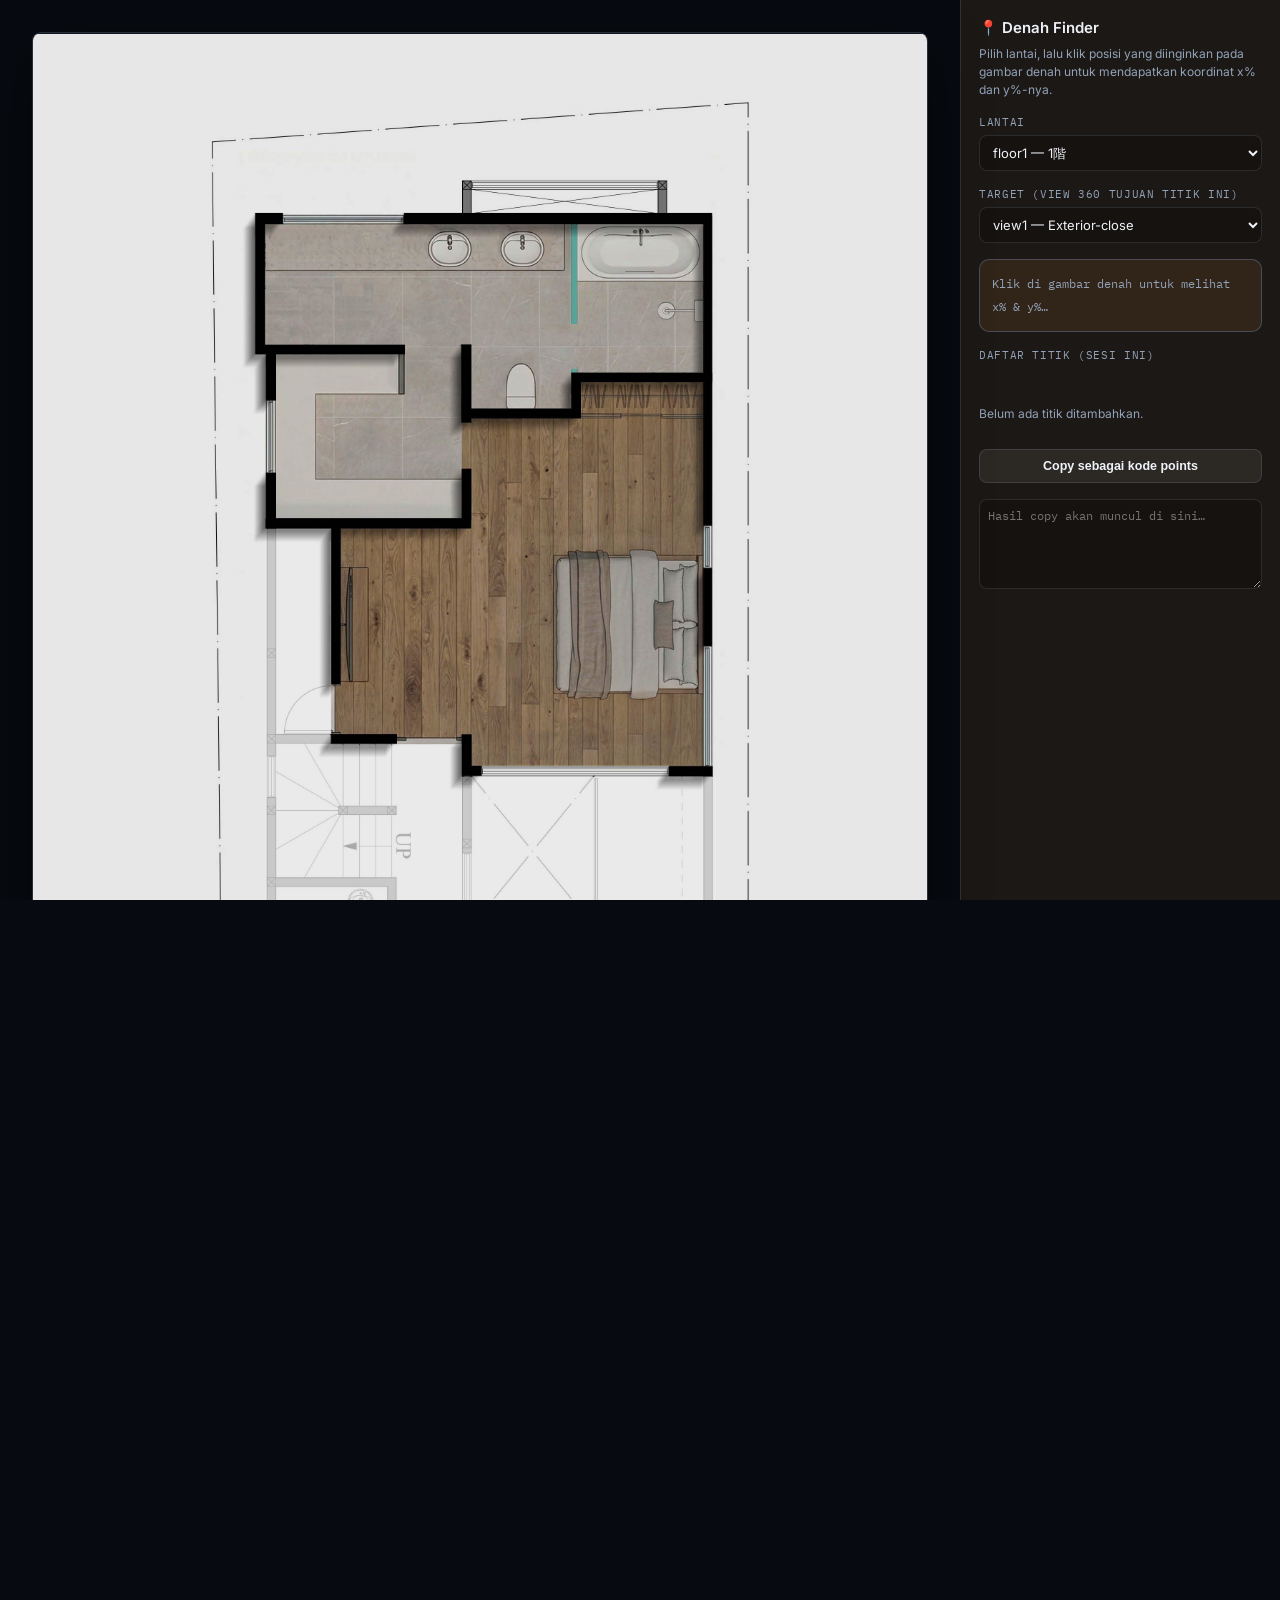
<file: denah-finder.html>
<!DOCTYPE html>
<html lang="ja">
<head>
<meta charset="UTF-8" />
<meta name="viewport" content="width=device-width, initial-scale=1" />
<title>Denah Finder — cari koordinat titik pada denah (%)</title>

<link rel="icon" href="favicon/favicon.ico" sizes="any">
<link rel="icon" href="favicon/favicon-32x32.png" type="image/png" sizes="32x32">
<link rel="icon" href="favicon/favicon-16x16.png" type="image/png" sizes="16x16">
<link rel="apple-touch-icon" href="favicon/apple-touch-icon.png">

<link rel="preconnect" href="https://fonts.googleapis.com">
<link rel="preconnect" href="https://fonts.gstatic.com" crossorigin>
<link href="https://fonts.googleapis.com/css2?family=IBM+Plex+Mono:wght@400;500&family=Inter:wght@400;500;600&display=swap" rel="stylesheet">

<link rel="stylesheet" href="css/style.css" />
<link rel="stylesheet" href="css/denah-finder.css" />
</head>
<body>

<div id="finder-app">

  <div id="denah-area">
    <div class="floorplan-viewport" id="denah-viewport">
      <div class="floorplan-canvas" id="denah-canvas">
        <img id="denah-img" src="" alt="Gambar denah" draggable="false" />
        <!-- titik yang sudah/sedang diambil diinjeksikan oleh js/denah-finder.js -->
      </div>
    </div>
  </div>

  <div id="sidebar">
    <p class="finder-title">📍 Denah Finder</p>
    <p class="finder-hint">
      Pilih lantai, lalu klik posisi yang diinginkan pada gambar denah
      untuk mendapatkan koordinat x% dan y%-nya.
    </p>

    <div class="finder-field">
      <label for="floor-select">Lantai</label>
      <select id="floor-select" class="finder-select"></select>
    </div>

    <div class="finder-field">
      <label for="target-select">Target (view 360 tujuan titik ini)</label>
      <select id="target-select" class="finder-select"></select>
    </div>

    <div id="coord-display">
      <span class="placeholder">Klik di gambar denah untuk melihat x% &amp; y%…</span>
    </div>

    <div class="point-list-header">
      <p>Daftar titik (sesi ini)</p>
    </div>
    <div id="point-list"></div>
    <p class="point-empty" id="point-empty">Belum ada titik ditambahkan.</p>

    <button type="button" id="copy-all-btn">Copy sebagai kode points</button>
    <textarea id="snippet-output" readonly placeholder="Hasil copy akan muncul di sini…"></textarea>
  </div>

</div>

<script type="module" src="js/denah-finder.js"></script>
</body>
</html>
</file>
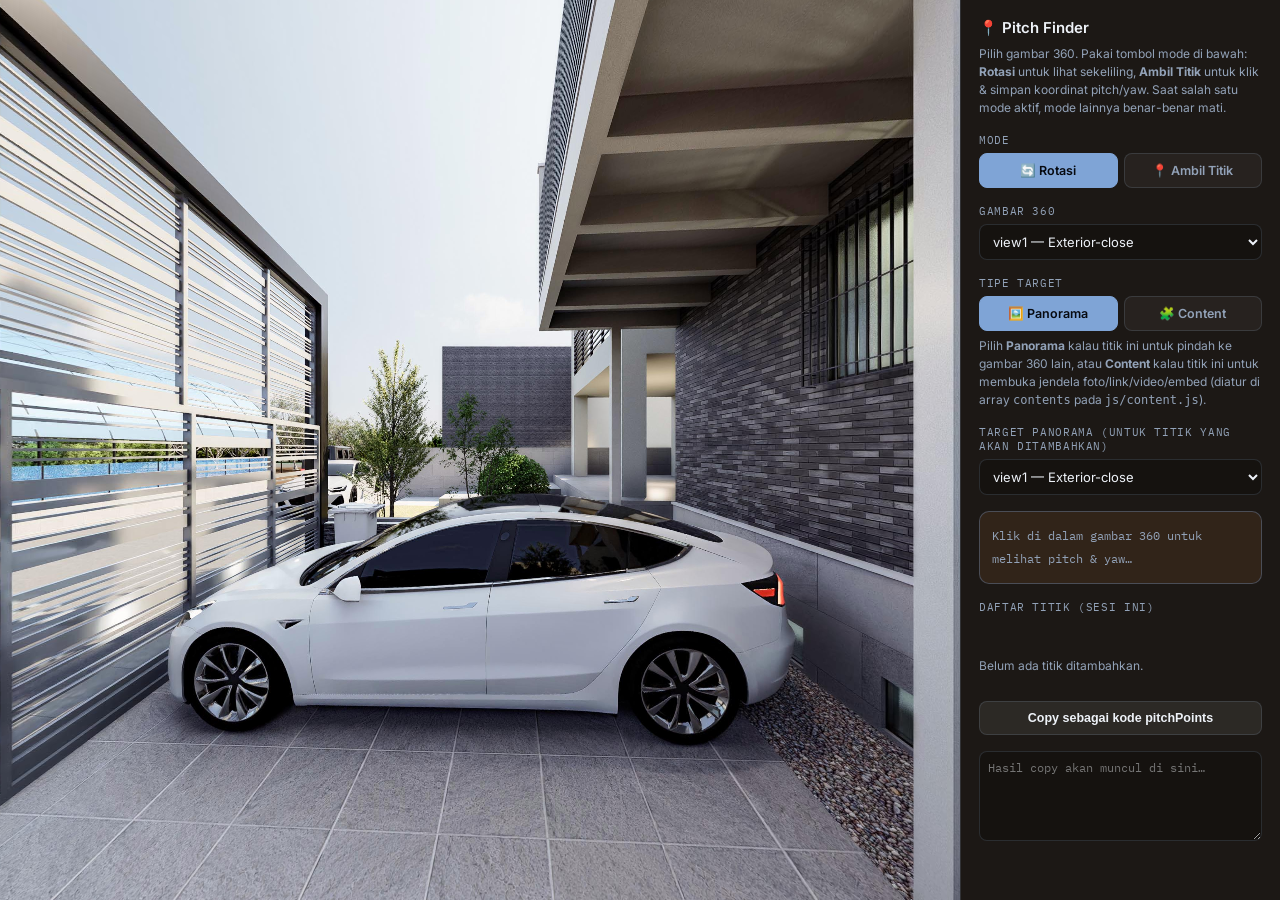
<file: pitch-finder.html>
<!DOCTYPE html>
<html lang="ja">
<head>
<meta charset="UTF-8" />
<meta name="viewport" content="width=device-width, initial-scale=1" />
<title>Pitch Finder — cari koordinat pitch/yaw</title>

<link rel="icon" href="favicon/favicon.ico" sizes="any">
<link rel="icon" href="favicon/favicon-32x32.png" type="image/png" sizes="32x32">
<link rel="icon" href="favicon/favicon-16x16.png" type="image/png" sizes="16x16">
<link rel="apple-touch-icon" href="favicon/apple-touch-icon.png">

<link rel="preconnect" href="https://fonts.googleapis.com">
<link rel="preconnect" href="https://fonts.gstatic.com" crossorigin>
<link href="https://fonts.googleapis.com/css2?family=IBM+Plex+Mono:wght@400;500&family=Inter:wght@400;500;600&display=swap" rel="stylesheet">

<link rel="stylesheet" href="lib/pannellum.css" />
<link rel="stylesheet" href="css/style.css" />
<link rel="stylesheet" href="css/pitch-finder.css" />
</head>
<body>

<div id="finder-app">

  <div id="panorama"></div>

  <div id="sidebar">
    <p class="finder-title">📍 Pitch Finder</p>
    <p class="finder-hint">
      Pilih gambar 360. Pakai tombol mode di bawah: <b>Rotasi</b> untuk
      lihat sekeliling, <b>Ambil Titik</b> untuk klik & simpan koordinat
      pitch/yaw. Saat salah satu mode aktif, mode lainnya benar-benar mati.
    </p>

    <div class="finder-field">
      <label>Mode</label>
      <div class="mode-toggle" role="group" aria-label="Mode interaksi panorama">
        <button type="button" id="mode-rotate-btn" class="mode-btn" aria-pressed="false">🔄 Rotasi</button>
        <button type="button" id="mode-point-btn" class="mode-btn" aria-pressed="false">📍 Ambil Titik</button>
      </div>
    </div>

    <div class="finder-field">
      <label for="view-select">Gambar 360</label>
      <select id="view-select" class="finder-select"></select>
    </div>

    <div class="finder-field">
      <label>Tipe Target</label>
      <div class="mode-toggle" role="group" aria-label="Tipe target titik">
        <button type="button" id="target-type-scene-btn" class="mode-btn" aria-pressed="false">🖼️ Panorama</button>
        <button type="button" id="target-type-content-btn" class="mode-btn" aria-pressed="false">🧩 Content</button>
      </div>
      <p class="finder-hint" style="margin-top:6px;">
        Pilih <b>Panorama</b> kalau titik ini untuk pindah ke gambar 360
        lain, atau <b>Content</b> kalau titik ini untuk membuka jendela
        foto/link/video/embed (diatur di array <code>contents</code>
        pada <code>js/content.js</code>).
      </p>
    </div>

    <div class="finder-field" id="target-scene-field">
      <label for="target-select">Target Panorama (untuk titik yang akan ditambahkan)</label>
      <select id="target-select" class="finder-select"></select>
    </div>

    <div class="finder-field" id="target-content-field" hidden>
      <label for="target-content-select">Target Content (untuk titik yang akan ditambahkan)</label>
      <select id="target-content-select" class="finder-select"></select>
      <p class="finder-hint" id="target-content-empty" hidden style="margin-top:6px;">
        Belum ada content di <code>js/content.js</code> (array
        <code>contents</code>). Tambahkan dulu di sana sebelum bisa
        dipilih sebagai target di sini.
      </p>
    </div>

    <div id="coord-display">
      <span class="placeholder">Klik di dalam gambar 360 untuk melihat pitch &amp; yaw…</span>
    </div>

    <div class="point-list-header">
      <p>Daftar titik (sesi ini)</p>
    </div>
    <div id="point-list"></div>
    <p class="point-empty" id="point-empty">Belum ada titik ditambahkan.</p>

    <button type="button" id="copy-all-btn">Copy sebagai kode pitchPoints</button>
    <textarea id="snippet-output" readonly placeholder="Hasil copy akan muncul di sini…"></textarea>
  </div>

</div>

<script src="lib/pannellum.js"></script>
<script type="module" src="js/pitch-finder.js"></script>
</body>
</html>
</file>
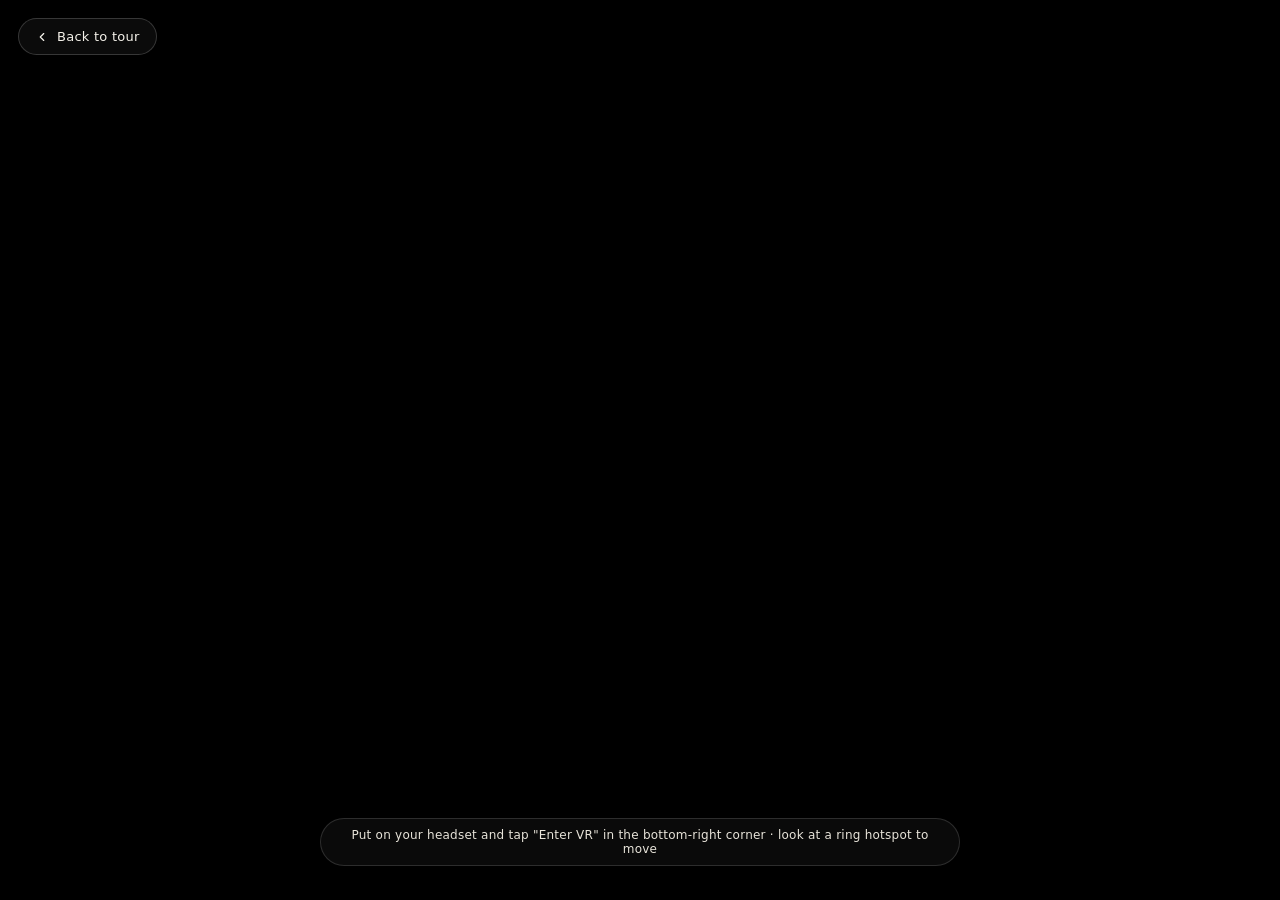
<file: vr.html>
<!DOCTYPE html>
<html lang="ja">
<head>
<meta charset="UTF-8" />
<meta name="viewport" content="width=device-width, initial-scale=1, viewport-fit=cover" />
<title>VR Tour | Earnest Architects</title>
<meta name="description" content="360 virtual tour - VR headset version by Earnest Architects." />

<link rel="icon" href="favicon/favicon.ico" sizes="any">
<link rel="icon" href="favicon/favicon-32x32.png" type="image/png" sizes="32x32">
<link rel="icon" href="favicon/favicon-16x16.png" type="image/png" sizes="16x16">
<link rel="apple-touch-icon" href="favicon/apple-touch-icon.png">

<script src="https://aframe.io/releases/1.5.0/aframe.min.js"></script>
<link rel="stylesheet" href="css/vr.css" />
</head>
<body>

<a id="back-link" href="index.html">
  <svg width="14" height="14" viewBox="0 0 24 24" fill="none" stroke="currentColor" stroke-width="2" stroke-linecap="round" stroke-linejoin="round">
    <path d="M15 18l-6-6 6-6"/>
  </svg>
  Back to tour
</a>

<p id="vr-hint">Put on your headset and tap "Enter VR" in the bottom-right corner &middot; look at a ring hotspot to move</p>

<a-scene loading-screen="dotsColor: white; backgroundColor: #101010" vr-mode-ui="enabled: true">

  <!-- "world": pembungkus sky + hotspots + panel content 3D + garis
       penghubungnya, DIPISAH dari <a-scene> root supaya bisa diputar
       (rotation.y) saat recenter di masuk sesi VR sungguhan. Alasan:
       di WebXR immersive (headset asli), arah "depan" (yaw 0) TIDAK
       selalu = arah -Z aplikasi seperti di mode desktop/magic-window
       — itu ditentukan oleh reference space ('local-floor'), yang
       biasanya mengacu ke arah Guardian/boundary di-setup, bukan ke
       arah kamu menghadap saat itu. Makanya hotspot (dan panel content
       yang posisinya dihitung relatif ke hotspot-nya) bisa "meleset"
       walau rumus pitch/yaw & layout panelnya sendiri sudah benar.
       Lihat js/vr.js fungsi recenterWorld() untuk kompensasinya —
       TIDAK ADA perubahan pada logic/layout panel content itu sendiri,
       cuma dipindah jadi child dari "world" ini. -->
  <a-entity id="world">
    <a-sky id="sky" src="" rotation="0 -90 0"></a-sky>

    <!-- Hotspot navigasi + content (dari pitchPoints di content.js), diisi otomatis oleh js/vr.js -->
    <a-entity id="hotspots"></a-entity>

    <!-- Panel content 3D (foto/link/teks/video/embed): muncul di sini saat
         hotspot content diklik, diisi & diposisikan otomatis oleh js/vr.js
         tepat di depan arah pandang pengguna saat itu — supaya tetap
         terlihat & bisa dipakai selama sesi WebXR immersive sungguhan
         (bukan overlay DOM 2D yang hilang di dalam headset). -->
    <a-entity id="contentPanel"></a-entity>

    <!-- Garis tipis penghubung dari hotspot content ke panel-nya, supaya
         jelas panel itu "milik" hotspot yang mana meski panel digeser
         sedikit ke posisi yang lebih nyaman dibaca. Diisi & dihapus
         otomatis oleh js/vr.js bersamaan dengan contentPanel. -->
    <a-entity id="contentLink"></a-entity>
  </a-entity>

  <a-entity id="cameraRig" position="0 1.6 0">
    <a-camera id="camera" look-controls wasd-controls="enabled: false" position="0 0 0">
      <a-cursor
        fuse="true"
        fuse-timeout="900"
        raycaster="objects: .clickable"
        geometry="primitive: ring; radiusInner: 0.008; radiusOuter: 0.012"
        material="color: #f5f2ea; shader: flat; opacity: 0.9">
      </a-cursor>
    </a-camera>
  </a-entity>

  <!-- Zoom HUD: bar vertikal mirip volume. SENGAJA ditaruh di world space
       (bukan child <a-camera>) supaya bisa benar-benar "ditoleh" dan kena
       reticle — kalau dia child kamera, reticle (yang selalu lurus ke
       depan kamera) tidak akan pernah bisa menjangkaunya karena
       keduanya ikut berputar bersamaan. Posisi ini kira-kira di
       bawah-kanan pandangan awal, cukup dekat supaya gampang ditoleh.
       (Atribut "face-point" dipasang lewat js/vr.js, bukan di sini,
       supaya urutan pendaftaran komponennya aman.) -->
  <a-entity id="zoomHud" position="1.1 1.05 -1.8"></a-entity>

  <!-- Kontroler Quest/headset lain: laser pointer otomatis muncul kalau ada controller -->
  <a-entity laser-controls="hand: left" raycaster="objects: .clickable; far: 10"></a-entity>
  <a-entity laser-controls="hand: right" raycaster="objects: .clickable; far: 10"></a-entity>

</a-scene>

<script type="module" src="js/vr.js"></script>
</body>
</html>
</file>
<file: css/style.css>
:root {
  /* ---------- Dark & faded-blue palette ---------- */
  --ink: #070a10;
  --ink-2: #0b0f18;
  --ink-soft: rgba(222, 232, 245, 0.62);
  --panel: rgba(15, 21, 32, 0.55);
  --panel-strong: rgba(13, 18, 28, 0.82);
  --panel-border: rgba(158, 186, 219, 0.16);
  --paper: #eef2f8;
  --paper-dim: #92a2b8;
  --accent: #7fa4d6;
  --accent-soft: rgba(127, 164, 214, 0.32);
  --accent-dim: rgba(127, 164, 214, 0.12);
  --accent-glow: rgba(127, 164, 214, 0.55);

  /* Warna khusus hotspot CONTENT (foto/link/video/embed), sengaja
     dibedakan dari --accent supaya beda dari hotspot navigasi. */
  --content-accent: #e3b06c;
  --content-accent-strong: #f3d29c;
  --content-glow: rgba(227, 176, 108, 0.55);

  /* Alias kompatibilitas mundur — dipakai oleh css/pitch-finder.css
     & css/denah-finder.css (halaman bantu internal), supaya keduanya
     tetap konsisten tanpa perlu diedit ulang. */
  --clay: var(--accent);
  --clay-soft: var(--accent-soft);
  --teal: var(--accent);

  --font-ui: "Inter", system-ui, sans-serif;
  --font-mono: "IBM Plex Mono", ui-monospace, monospace;
  --font-brand: "Cormorant Garamond", "Times New Roman", serif;
}

* { box-sizing: border-box; }

html, body {
  margin: 0;
  padding: 0;
  width: 100%;
  height: 100%;
  background: var(--ink);
  overflow: hidden;
  font-family: var(--font-ui);
  color: var(--paper);
}

#app {
  position: relative;
  width: 100vw;
  height: 100dvh;
  background:
    radial-gradient(ellipse 120% 80% at 50% -10%, rgba(127, 164, 214, 0.10), transparent 60%),
    var(--ink);
}

#panorama {
  position: absolute;
  inset: 0;
  width: 100%;
  height: 100%;
}

/* ============================================================
   Loading screen — brand reveal + progress
============================================================ */

#loading-screen {
  position: absolute;
  inset: 0;
  z-index: 50;
  display: flex;
  flex-direction: column;
  align-items: center;
  justify-content: center;
  gap: 40px;
  background:
    radial-gradient(ellipse 90% 60% at 50% 40%, rgba(127, 164, 214, 0.08), transparent 65%),
    var(--ink);
  transition: opacity 0.7s cubic-bezier(0.22, 1, 0.36, 1), visibility 0.7s;
}
#loading-screen.hidden {
  opacity: 0;
  visibility: hidden;
  pointer-events: none;
}

/* ---- Brand reveal ("Earnest Architects") ---- */

.brand-reveal {
  display: flex;
  flex-direction: column;
  align-items: center;
  gap: 18px;
}

.brand-line {
  display: block;
  width: 0;
  height: 1px;
  background: linear-gradient(90deg, transparent, var(--accent), transparent);
  opacity: 0;
  animation: brand-line-draw 1.1s cubic-bezier(0.22, 1, 0.36, 1) 0.15s forwards;
}

@keyframes brand-line-draw {
  0%   { width: 0;    opacity: 0; }
  40%  { opacity: 0.9; }
  100% { width: 220px; opacity: 0.55; }
}

/* Soft ambient glow blob sitting behind the logo mark */
.brand-reveal {
  position: relative;
}
.brand-reveal::before {
  content: "";
  position: absolute;
  inset: -20px -40px;
  z-index: 0;
  background: radial-gradient(closest-side, rgba(127, 164, 214, 0.30), transparent 72%);
  filter: blur(10px);
  opacity: 0;
  animation: brand-glow 2.8s ease-in-out 1.25s infinite;
}

@keyframes brand-glow {
  0%, 100% { opacity: 0.25; }
  50%      { opacity: 0.65; }
}

.brand-mark {
  position: relative;
  z-index: 1;
  display: block;
  width: clamp(220px, 42vw, 440px);
  height: auto;
  opacity: 0;
  transform: translateY(12px) scale(0.97);
  animation: brand-mark-in 0.9s cubic-bezier(0.22, 1, 0.36, 1) 0.2s forwards;
}

@keyframes brand-mark-in {
  to { opacity: 1; transform: translateY(0) scale(1); }
}

/* ---- Progress (fades in after brand settles) ---- */

.loading-progress {
  display: flex;
  flex-direction: column;
  align-items: center;
  gap: 14px;
  opacity: 0;
  animation: fade-up 0.7s ease 1.35s forwards;
}

@keyframes fade-up {
  from { opacity: 0; transform: translateY(6px); }
  to   { opacity: 1; transform: translateY(0); }
}

#loading-text {
  margin: 0;
  font-family: var(--font-mono);
  font-size: 11px;
  letter-spacing: 0.12em;
  text-transform: uppercase;
  color: var(--paper-dim);
}

.loading-ring {
  width: 30px;
  height: 30px;
  border-radius: 50%;
  border: 1.5px solid rgba(127, 164, 214, 0.18);
  border-top-color: var(--accent);
  box-shadow: 0 0 16px 0 rgba(127, 164, 214, 0.25);
  animation: spin 0.9s linear infinite;
}
@keyframes spin { to { transform: rotate(360deg); } }

/* ---------- Top HUD ---------- */

.hud-top {
  position: absolute;
  top: 0;
  left: 0;
  z-index: 10;
  padding: 24px 26px;
  pointer-events: none;
  background: linear-gradient(to bottom, rgba(4, 7, 12, 0.65), transparent);
  width: 100%;
}
.hud-logo {
  display: block;
  width: clamp(96px, 13vw, 176px);
  height: auto;
  margin: 0 0 10px 0;
  filter: drop-shadow(0 2px 10px rgba(0,0,0,0.55));
  opacity: 0.96;
}
.eyebrow {
  margin: 0 0 5px;
  font-family: var(--font-mono);
  font-size: 11px;
  letter-spacing: 0.14em;
  text-transform: uppercase;
  color: var(--accent);
  text-shadow: 0 0 18px rgba(127, 164, 214, 0.35);
}
.hud-top h1 {
  margin: 0;
  font-family: var(--font-brand);
  font-weight: 500;
  font-size: clamp(20px, 3.4vw, 28px);
  letter-spacing: 0.01em;
  color: var(--paper);
  text-shadow: 0 1px 16px rgba(0,0,0,0.5);
}

/* ---------- Icon rail terpadu (pojok kiri bawah) ----------
   Semua tombol aksi (notes list, note, share, vr, fullscreen, bahasa)
   disatukan di sini jadi 1 kolom vertikal, tema glass bulat senada.
   Denah/floorplan TIDAK ikut ke sini — tetap di .nav-panel kanan-bawah,
   cuma dipinjami tampilan .rail-btn yang sama biar temanya nyambung. */

.icon-rail {
  position: absolute;
  left: 22px;
  bottom: 22px;
  z-index: 30;
  display: flex;
  flex-direction: column;
  align-items: flex-start;
  gap: 12px;
}

.rail-btn {
  position: relative;
  width: 46px;
  height: 46px;
  display: grid;
  place-items: center;
  border-radius: 50%;
  border: 1px solid var(--panel-border);
  background: var(--panel);
  backdrop-filter: blur(14px) saturate(140%);
  -webkit-backdrop-filter: blur(14px) saturate(140%);
  box-shadow: 0 8px 24px rgba(0,0,0,0.28);
  color: var(--paper);
  cursor: pointer;
  overflow: hidden;
  text-decoration: none;
  transition: border-color 0.2s ease, transform 0.2s ease, background 0.2s ease, box-shadow 0.2s ease;
}
.rail-btn svg { width: 19px; height: 19px; position: relative; z-index: 1; }
.rail-btn .rail-vr-text {
  position: relative;
  z-index: 1;
  font-family: var(--font-mono);
  font-weight: 600;
  font-size: 13px;
  letter-spacing: 0.02em;
}
.rail-btn::before {
  content: "";
  position: absolute;
  inset: 0;
  border-radius: 50%;
  border: 1.5px solid var(--accent-soft);
  opacity: 0;
  transform: scale(0.5);
  pointer-events: none;
}
.rail-btn:hover::before { animation: rail-wave 0.7s ease-out; }
@keyframes rail-wave {
  0%   { opacity: 0.9; transform: scale(0.6); }
  100% { opacity: 0;   transform: scale(1.7); }
}
.rail-btn:hover {
  border-color: var(--accent-soft);
  background: var(--panel-strong);
  box-shadow: 0 8px 24px rgba(0,0,0,0.28), 0 0 0 1px var(--accent-dim);
}
.rail-btn:active { transform: scale(0.94); }
.rail-btn:focus-visible {
  outline: 2px solid var(--accent);
  outline-offset: 2px;
}
.rail-btn.is-active {
  border-color: var(--accent-soft);
  color: var(--accent);
}

/* ---------- Auto Tour: overlay fade-to-black transisi antar scene ---------- */
.auto-tour-fade-overlay {
  position: absolute;
  inset: 0;
  width: 100%;
  height: 100%;
  z-index: 5;
  background: #000;
  opacity: 0;
  pointer-events: none;
  will-change: opacity;
}

/* ---------- Auto Tour: kontrol prev/pause/next/hide (muncul saat PLAY aktif) ---------- */
.auto-tour-controls {
  display: flex;
  flex-direction: row;
  gap: 10px;
}
.auto-tour-controls.hidden { display: none; }

/* ---------- Auto Tour: sembunyikan semua ikon hotspot ---------- */
#panorama.hotspots-hidden .pnlm-hotspot-base { display: none !important; }

/* ---------- Share popup: QR code + copy link (ikut di icon-rail) ---------- */

.share-nav { position: relative; }

.share-popup {
  position: absolute;
  left: calc(100% + 14px);
  bottom: 0;
  z-index: 40;
  width: max-content;
  max-width: min(88vw, 264px);
  padding: 18px;
  border-radius: 16px;
  background: var(--panel-strong);
  border: 1px solid var(--panel-border);
  backdrop-filter: blur(16px) saturate(140%);
  -webkit-backdrop-filter: blur(16px) saturate(140%);
  box-shadow: 0 12px 32px rgba(0,0,0,0.4), 0 0 0 1px var(--accent-dim);
  text-align: center;
}
.share-popup[hidden] { display: none; }
.share-popup-title {
  margin: 0 0 10px;
  font-family: var(--font-ui);
  font-size: 11px;
  letter-spacing: 0.05em;
  text-transform: uppercase;
  color: var(--paper-dim);
}
.share-qr-card {
  display: inline-grid;
  place-items: center;
  padding: 14px;
  border-radius: 12px;
  background: #ffffff;
  box-shadow: 0 6px 18px rgba(0,0,0,0.25);
}
.share-qr-card canvas { display: block; width: 188px; height: 188px; }
.share-link-text {
  margin: 10px 0 0;
  max-width: 220px;
  padding: 0 2px;
  font-family: var(--font-mono);
  font-size: 10.5px;
  line-height: 1.4;
  color: var(--paper-dim);
  word-break: break-all;
}
.share-popup-actions {
  display: flex;
  gap: 8px;
  margin-top: 12px;
}
.share-action-btn {
  flex: 1 1 auto;
  padding: 9px 8px;
  border-radius: 9px;
  border: 1px solid var(--panel-border);
  background: var(--accent);
  color: var(--paper);
  font-family: var(--font-ui);
  font-size: 12.5px;
  font-weight: 500;
  cursor: pointer;
  transition: background 0.15s ease, border-color 0.15s ease;
}
.share-action-btn:hover { background: var(--accent-glow); }
.share-action-btn--ghost {
  background: transparent;
  color: var(--paper);
}
.share-action-btn--ghost:hover { background: var(--accent-dim); border-color: var(--accent-soft); }

/* ---------- Toast (share feedback) ---------- */

.toast {
  position: absolute;
  left: 50%;
  bottom: 28px;
  z-index: 60;
  transform: translate(-50%, 14px);
  padding: 11px 20px;
  border-radius: 999px;
  background: var(--panel-strong);
  border: 1px solid var(--accent-soft);
  backdrop-filter: blur(16px) saturate(140%);
  -webkit-backdrop-filter: blur(16px) saturate(140%);
  box-shadow: 0 12px 32px rgba(0,0,0,0.35), 0 0 0 1px var(--accent-dim);
  color: var(--paper);
  font-family: var(--font-ui);
  font-size: 13px;
  letter-spacing: 0.01em;
  white-space: nowrap;
  opacity: 0;
  pointer-events: none;
  transition: opacity 0.35s ease, transform 0.35s cubic-bezier(0.22, 1, 0.36, 1);
}
.toast.visible {
  opacity: 1;
  transform: translate(-50%, 0);
}
.toast::before {
  content: "";
  display: inline-block;
  width: 6px;
  height: 6px;
  margin-right: 9px;
  border-radius: 50%;
  background: var(--accent);
  box-shadow: 0 0 10px 2px var(--accent-glow);
  vertical-align: middle;
}

/* ---------- Bottom-right nav panel (floorplan) ---------- */

.nav-panel {
  position: absolute;
  right: 20px;
  bottom: 20px;
  z-index: 20;
  display: flex;
  flex-direction: column;
  align-items: flex-end;
  gap: 12px;
}

/* Floorplan panel */

.floorplan-panel {
  position: relative;
  display: flex;
  flex-direction: column;
  width: 220px;
  height: 320px;
  min-width: 160px;
  min-height: 220px;
  max-width: min(92vw, 560px);
  max-height: min(80vh, 720px);
  padding: 10px;
  border-radius: 16px;
  background: var(--panel);
  border: 1px solid var(--panel-border);
  backdrop-filter: blur(14px) saturate(140%);
  -webkit-backdrop-filter: blur(14px) saturate(140%);
  box-shadow: 0 10px 32px rgba(0,0,0,0.38);
}
.floorplan-panel.resizing { transition: none; user-select: none; }
.floorplan-header {
  display: flex;
  align-items: center;
  justify-content: space-between;
  margin: 0 0 8px 0;
  flex-shrink: 0;
}
.floorplan-title {
  margin: 0;
  margin-left: 2px;
  font-family: var(--font-mono);
  font-size: 10px;
  letter-spacing: 0.1em;
  text-transform: uppercase;
  color: var(--paper-dim);
}
.floorplan-header-actions {
  display: flex;
  align-items: center;
  gap: 2px;
}
.icon-btn {
  display: grid;
  place-items: center;
  width: 22px;
  height: 22px;
  padding: 0;
  border: none;
  border-radius: 6px;
  background: transparent;
  color: var(--paper-dim);
  cursor: pointer;
  transition: background 0.15s ease, color 0.15s ease;
}
.icon-btn svg { width: 14px; height: 14px; }
.icon-btn:hover {
  background: var(--accent-dim);
  color: var(--paper);
}
.icon-btn:disabled {
  opacity: 0.35;
  cursor: default;
  pointer-events: none;
}
.floorplan-show-btn { display: none; }
.floorplan-show-btn.visible { display: grid; }
.floorplan-panel.hidden { display: none; }

/* Notes list panel (bottom-left) — daftar semua catatan hotspot,
   klik 1 catatan -> viewer pindah ke scene + pitch/yaw catatan itu. */
.notes-nav-panel {
  position: relative;
}
.notes-list-panel {
  position: absolute;
  left: calc(100% + 14px);
  bottom: 0;
  width: 240px;
  height: 280px;
}
.notes-list-body {
  flex: 1 1 auto;
  min-height: 0;
  overflow-y: auto;
  display: flex;
  flex-direction: column;
  gap: 6px;
  padding-right: 2px;
}
.notes-list-empty {
  margin: auto;
  font-family: var(--font-mono);
  font-size: 11px;
  color: var(--paper-dim);
  text-align: center;
}
.notes-list-item {
  display: flex;
  flex-direction: column;
  gap: 3px;
  padding: 8px 9px;
  border-radius: 9px;
  border: 1px solid var(--panel-border);
  background: rgba(0, 0, 0, 0.22);
  text-align: left;
  font-family: inherit;
  cursor: pointer;
  transition: background 0.15s ease, border-color 0.15s ease;
}
.notes-list-item:hover,
.notes-list-item:focus-visible {
  background: var(--accent-dim);
  border-color: var(--accent-soft);
  outline: none;
}
.notes-list-item-head {
  display: flex;
  align-items: center;
  gap: 6px;
}
.notes-list-item-number {
  flex: 0 0 auto;
  display: grid;
  place-items: center;
  width: 15px;
  height: 15px;
  border-radius: 50%;
  background: var(--accent-dim);
  color: var(--accent);
  font-family: var(--font-mono);
  font-size: 9px;
  font-weight: 600;
  line-height: 1;
}
.notes-list-item-view {
  font-family: var(--font-mono);
  font-size: 9.5px;
  letter-spacing: 0.08em;
  text-transform: uppercase;
  color: var(--accent);
}
.notes-list-item-text {
  font-size: 12px;
  line-height: 1.35;
  color: var(--paper);
  display: -webkit-box;
  -webkit-line-clamp: 2;
  -webkit-box-orient: vertical;
  overflow: hidden;
}

/* Floor tabs (1F / 2F / 3F) */
.floor-tabs {
  display: flex;
  flex-shrink: 0;
  gap: 4px;
  margin: 0 0 8px 0;
  padding: 3px;
  border-radius: 9px;
  background: rgba(0, 0, 0, 0.28);
}
.floor-tab {
  flex: 1;
  padding: 5px 0;
  border: none;
  border-radius: 6px;
  background: transparent;
  color: var(--paper-dim);
  font-family: var(--font-mono);
  font-size: 11px;
  letter-spacing: 0.03em;
  cursor: pointer;
  transition: background 0.18s ease, color 0.18s ease;
}
.floor-tab:hover { color: var(--paper); }
.floor-tab.active {
  background: var(--accent);
  color: var(--ink);
  font-weight: 600;
}

.floorplan-viewport {
  position: relative;
  width: 100%;
  flex: 1 1 auto;
  min-height: 0;
  border-radius: 9px;
  overflow: hidden;
  border: 1px solid var(--panel-border);
  background: #10151f;
  touch-action: none;
  cursor: grab;
}
.floorplan-viewport.zoomed { cursor: grab; }
.floorplan-viewport.zoomed:active { cursor: grabbing; }

.floorplan-canvas {
  position: absolute;
  inset: 0;
  transform-origin: center center;
}
.floorplan-canvas.smooth { transition: transform 0.2s ease; }
.floorplan-canvas img {
  display: block;
  width: 100%;
  height: 100%;
  object-fit: contain;
  user-select: none;
  -webkit-user-drag: none;
  pointer-events: none;
  filter: saturate(0.85) brightness(0.92);
}

/* Zoom controls */
.floorplan-zoom-controls {
  display: flex;
  flex-shrink: 0;
  align-items: center;
  justify-content: center;
  gap: 6px;
  margin-top: 8px;
}

/* Resize handle — drag pojok kiri-atas untuk memperbesar/memperkecil window.
   Diletakkan di kiri-atas karena panel ini nge-anchor di kanan-bawah layar,
   jadi drag menjauh dari sudut itu = window membesar (sesuai arah tumbuhnya). */
.floorplan-resize-handle {
  position: absolute;
  left: 0;
  top: 0;
  width: 16px;
  height: 16px;
  display: grid;
  place-items: center;
  cursor: nwse-resize;
  touch-action: none;
  opacity: 0.5;
  transition: opacity 0.15s ease;
  z-index: 5;
  border-top-left-radius: 16px;
}
.floorplan-resize-handle:hover,
.floorplan-resize-handle:active { opacity: 1; }
.floorplan-resize-handle svg { width: 10px; height: 10px; color: var(--paper-dim); }
.zoom-btn {
  width: 26px;
  height: 26px;
  border-radius: 7px;
  border: 1px solid var(--panel-border);
  background: rgba(127, 164, 214, 0.06);
  color: var(--paper);
  font-family: var(--font-mono);
  font-size: 14px;
  line-height: 1;
  cursor: pointer;
  display: grid;
  place-items: center;
  transition: background 0.15s ease, opacity 0.15s ease;
}
.zoom-btn.zoom-reset { width: auto; padding: 0 8px; font-size: 10px; letter-spacing: 0.03em; }
.zoom-btn:hover:not(:disabled) { background: var(--accent-dim); }
.zoom-btn:disabled { opacity: 0.35; cursor: default; }

.viewpoint-dot {
  position: absolute;
  width: 28px;
  height: 28px;
  margin: -14px 0 0 -14px;
  border-radius: 50%;
  border: none;
  padding: 0;
  cursor: pointer;
  background: transparent;
  display: grid;
  place-items: center;
  touch-action: manipulation;
}
.viewpoint-dot::before {
  content: "";
  width: 9px;
  height: 9px;
  border-radius: 50%;
  background: var(--accent);
  border: 1.5px solid var(--paper);
  box-shadow: 0 1px 4px rgba(0,0,0,0.4);
  transition: transform 0.15s ease;
}
.viewpoint-dot::after {
  content: "";
  position: absolute;
  width: 14px;
  height: 14px;
  border-radius: 50%;
  border: 1.5px solid var(--accent);
  opacity: 0.6;
  animation: pulse 2.2s ease-out infinite;
}
.viewpoint-dot:hover::before { transform: scale(1.15); }
.viewpoint-dot.active::before { background: var(--paper); }
.viewpoint-dot:focus-visible {
  outline: 2px solid var(--accent);
  outline-offset: 3px;
  border-radius: 50%;
}

@keyframes pulse {
  0%   { transform: scale(0.6); opacity: 0.6; }
  100% { transform: scale(1.9); opacity: 0; }
}

@media (prefers-reduced-motion: reduce) {
  .viewpoint-dot::after { animation: none; }
  .loading-ring { animation-duration: 1.6s; }
  .brand-mark { animation: none; opacity: 1; transform: none; }
  .brand-line { animation: none; width: 220px; opacity: 0.55; }
  .brand-reveal::before { animation: none; opacity: 0.35; }
  .loading-progress { animation: none; opacity: 1; transform: none; }
}

/* ---------- Mini 3D panel (icon-rail kiri-bawah, pop-out ke kanan tombol "3D") ---------- */
.mini3d-nav-panel { position: relative; }

/* Panel di-lepas dari posisi relatif terhadap tombol "3D"-nya sendiri
   (dulu nempel di sisi kanan tombol, jadi kalau tombolnya ada di
   tengah icon-rail, panelnya yang tinggi bisa menumpuk ikon2 lain
   di kolom). Sekarang di-anchor langsung ke viewport (fixed), digeser
   ke luar seluruh kolom icon-rail, jadi tidak akan pernah menutupi
   ikon manapun di rail, di posisi manapun tombolnya berada. */
.mini3d-panel {
  position: fixed;
  left: 84px;
  bottom: 22px;
  z-index: 45;
  width: 300px;
  height: 360px;
  min-width: 240px;
  min-height: 280px;
}
.mini3d-panel:fullscreen,
.mini3d-panel.mini3d-fullscreen {
  left: 0 !important;
  top: 0 !important;
  bottom: 0 !important;
  width: 100vw !important;
  height: 100vh !important;
  max-width: 100vw !important;
  max-height: 100vh !important;
  border-radius: 0;
}

.mini3d-viewport {
  position: relative;
  width: 100%;
  flex: 1 1 auto;
  min-height: 0;
  border-radius: 9px;
  overflow: hidden;
  border: 1px solid var(--panel-border);
  background: #ffffff;
  touch-action: none;
}
.mini3d-viewport canvas {
  display: block;
  width: 100%;
  height: 100%;
  cursor: grab;
}
.mini3d-viewport canvas:active { cursor: grabbing; }

.mini3d-loading {
  position: absolute;
  inset: 0;
  display: flex;
  align-items: center;
  justify-content: center;
  margin: 0;
  font-family: var(--font-mono);
  font-size: 10.5px;
  letter-spacing: 0.05em;
  color: #6b7280;
  background: #ffffff;
  pointer-events: none;
  transition: opacity 0.25s ease;
}
.mini3d-loading.hidden { opacity: 0; }

/* Kontrol section X/Y/Z — tiap sumbu 1 dual-handle slider (2 gagang =
   2 bidang potong yang menggerus dari luar ke dalam, kiri & kanan). */
.mini3d-sections {
  flex-shrink: 0;
  display: flex;
  flex-direction: column;
  gap: 6px;
  margin-top: 8px;
}
.mini3d-section-row {
  display: flex;
  align-items: center;
  gap: 8px;
}
.mini3d-axis-label {
  flex: 0 0 auto;
  width: 14px;
  font-family: var(--font-mono);
  font-size: 11px;
  font-weight: 600;
  text-align: center;
}
.mini3d-axis-x { color: #e2726b; }
.mini3d-axis-y { color: #7fd28a; }
.mini3d-axis-z { color: #7fa4d6; }

.mini3d-dual-slider {
  position: relative;
  flex: 1 1 auto;
  height: 18px;
}
.mini3d-range {
  position: absolute;
  left: 0;
  top: 50%;
  width: 100%;
  margin: 0;
  transform: translateY(-50%);
  -webkit-appearance: none;
  appearance: none;
  background: transparent;
  pointer-events: none;
}
.mini3d-range::-webkit-slider-runnable-track {
  height: 3px;
  background: rgba(127, 164, 214, 0.22);
  border-radius: 2px;
}
.mini3d-range::-moz-range-track {
  height: 3px;
  background: rgba(127, 164, 214, 0.22);
  border-radius: 2px;
}
.mini3d-range::-webkit-slider-thumb {
  -webkit-appearance: none;
  pointer-events: auto;
  width: 13px;
  height: 13px;
  margin-top: -5px;
  border-radius: 50%;
  background: var(--accent);
  border: 2px solid var(--paper);
  box-shadow: 0 1px 4px rgba(0,0,0,0.4);
  cursor: pointer;
}
.mini3d-range::-moz-range-thumb {
  pointer-events: auto;
  width: 13px;
  height: 13px;
  border-radius: 50%;
  background: var(--accent);
  border: 2px solid var(--paper);
  box-shadow: 0 1px 4px rgba(0,0,0,0.4);
  cursor: pointer;
}
.mini3d-range-low { z-index: 2; }
.mini3d-range-high { z-index: 1; }

.mini3d-reset-btn { align-self: flex-end; margin-top: 2px; }
.mini3d-sections-disabled { opacity: 0.35; pointer-events: none; }

/* Resize handle — di sudut kanan-atas, karena panel ini nge-anchor di
   sudut kiri-bawah (left/bottom fixed), jadi tumbuhnya ke kanan-atas. */
.mini3d-resize-handle {
  position: absolute;
  right: 0;
  top: 0;
  width: 16px;
  height: 16px;
  display: grid;
  place-items: center;
  cursor: nesw-resize;
  touch-action: none;
  opacity: 0.5;
  transition: opacity 0.15s ease;
  z-index: 5;
  border-top-right-radius: 16px;
}
.mini3d-resize-handle:hover,
.mini3d-resize-handle:active { opacity: 1; }
.mini3d-resize-handle svg { width: 10px; height: 10px; color: var(--paper-dim); }

@media (max-width: 560px) {
  .mini3d-panel { width: 220px; height: 300px; min-width: 190px; min-height: 260px; padding: 8px; left: 64px; bottom: 14px; }
}

/* ---------- Mobile ---------- */

@media (max-width: 560px) {
  .hud-top { padding: 18px 16px; }
  .hud-logo { width: clamp(64px, 20vw, 96px); margin-bottom: 6px; }
  /* Fitur fullscreen dihilangkan di tampilan smartphone (share tetap tampil) */
  #fullscreen-btn { display: none !important; }
  .nav-panel { right: 14px; bottom: 14px; gap: 8px; }
  .floorplan-panel { width: 150px; height: 220px; min-width: 120px; min-height: 160px; padding: 8px; }
  .icon-rail { left: 14px; bottom: 14px; gap: 8px; }
  .rail-btn { width: 40px; height: 40px; }
  .rail-btn svg { width: 16px; height: 16px; }
  .rail-btn .rail-vr-text { font-size: 11px; }
  .notes-list-panel { width: 170px; height: 200px; min-width: 120px; min-height: 160px; padding: 8px; left: calc(100% + 10px); }
  .share-popup { left: calc(100% + 10px); width: max-content; max-width: min(80vw, 210px); padding: 14px; }
  .share-qr-card { padding: 10px; }
  .share-qr-card canvas { width: 148px; height: 148px; }
  .share-link-text { max-width: 170px; }
  .brand-line { animation-name: brand-line-draw-sm; }
  @keyframes brand-line-draw-sm {
    0%   { width: 0;    opacity: 0; }
    40%  { opacity: 0.9; }
    100% { width: 120px; opacity: 0.55; }
  }
  .toast { font-size: 12px; padding: 10px 16px; bottom: 22px; max-width: calc(100vw - 32px); white-space: normal; text-align: center; }

  /* Hotspot navigasi ke panorama lain — dikecilkan ~40% dari desktop,
     lalu dikecilkan lagi 50% khusus mobile (permintaan lanjutan) */
  .nav-hotspot-ring { width: 14px; height: 14px; }
  .nav-hotspot-ring::after { inset: -3px; }
  .nav-hotspot-arrow { width: 6px; height: 6px; }
  .nav-hotspot-label { font-size: 9px; }

  /* Hotspot content ikut dikecilkan 50% lagi, tetap lebih kecil dari nav-hotspot */
  .content-hotspot-ring { width: 11px; height: 11px; }
  .content-hotspot-ring::after { inset: -2px; }
  .content-hotspot-icon { width: 5px; height: 5px; }
  .content-hotspot-label { font-size: 8.5px; }
}

/* Hide default pannellum branding/controls we don't want */
.pnlm-load-box, .pnlm-about-msg { display: none !important; }

/* ---------- In-panorama scene navigation arrow ---------- */

.nav-hotspot.pnlm-hotspot-base {
  width: auto;
  height: auto;
}
.nav-hotspot-inner {
  display: flex;
  flex-direction: column;
  align-items: center;
  gap: 6px;
  cursor: pointer;
  transform: translate(-50%, -50%);
}
.nav-hotspot-ring {
  position: relative;
  width: 46px;
  height: 46px;
  border-radius: 50%;
  background: transparent;
  border: 1.5px solid var(--accent);
  display: grid;
  place-items: center;
  box-shadow: 0 2px 14px rgba(0,0,0,0.3);
  transition: transform 0.18s ease, background 0.18s ease, border-color 0.18s ease;
}
.nav-hotspot-ring::after {
  content: "";
  position: absolute;
  inset: -8px;
  border-radius: 50%;
  border: 1.5px solid var(--accent);
  opacity: 0.55;
  animation: pulse 2.4s ease-out infinite;
}
.nav-hotspot-arrow {
  width: 20px;
  height: 20px;
  color: var(--paper);
  filter: drop-shadow(0 1px 3px rgba(0,0,0,0.7));
}
.nav-hotspot-inner:hover .nav-hotspot-ring {
  transform: scale(1.08);
  background: rgba(127, 164, 214, 0.22);
  border-color: var(--paper);
}
.nav-hotspot-label {
  font-family: var(--font-mono);
  font-size: 11px;
  letter-spacing: 0.04em;
  color: var(--paper);
  background: transparent;
  padding: 0;
  white-space: nowrap;
  text-shadow: 0 1px 4px rgba(0,0,0,0.85), 0 0 12px rgba(0,0,0,0.5);
}

@media (prefers-reduced-motion: reduce) {
  .nav-hotspot-ring::after { animation: none; }
}

/* ---------- Hotspot CONTENT (foto/link/video/embed) ----------
   Sengaja dibuat lebih kecil & berkedip lebih cepat daripada
   .nav-hotspot supaya pengunjung langsung bisa membedakan mana
   titik yang berpindah ruangan dan mana yang membuka info. */

.content-hotspot.pnlm-hotspot-base {
  width: auto;
  height: auto;
}
.content-hotspot-inner {
  display: flex;
  flex-direction: column;
  align-items: center;
  gap: 5px;
  cursor: pointer;
  transform: translate(-50%, -50%);
}
.content-hotspot-inner:focus-visible {
  outline: 2px solid var(--content-accent);
  outline-offset: 4px;
  border-radius: 50%;
}
.content-hotspot-ring {
  position: relative;
  width: 32px;
  height: 32px;
  border-radius: 50%;
  background: rgba(227, 176, 108, 0.14);
  border: 1.5px solid var(--content-accent);
  display: grid;
  place-items: center;
  box-shadow: 0 2px 12px rgba(0,0,0,0.3);
  transition: transform 0.18s ease, background 0.18s ease, border-color 0.18s ease;
}
.content-hotspot-ring::after {
  content: "";
  position: absolute;
  inset: -6px;
  border-radius: 50%;
  border: 1.5px solid var(--content-accent);
  opacity: 0.6;
  animation: pulse 1.6s ease-out infinite;
}
.content-hotspot-icon {
  width: 14px;
  height: 14px;
  color: var(--content-accent);
  filter: drop-shadow(0 1px 3px rgba(0,0,0,0.7));
}
.content-hotspot-inner:hover .content-hotspot-ring {
  transform: scale(1.1);
  background: rgba(227, 176, 108, 0.24);
  border-color: var(--content-accent-strong);
}
.content-hotspot-label {
  font-family: var(--font-mono);
  font-size: 10.5px;
  letter-spacing: 0.04em;
  color: var(--paper);
  background: transparent;
  padding: 0;
  white-space: nowrap;
  text-shadow: 0 1px 4px rgba(0,0,0,0.85), 0 0 12px rgba(0,0,0,0.5);
}

@media (prefers-reduced-motion: reduce) {
  .content-hotspot-ring::after { animation: none; }
}

/* ---------- Hotspot CATATAN (icon 💬, dibuat pengunjung lewat note-finder.html) ----------
   Sengaja pakai warna biru-kehijauan (bukan --content-accent) supaya
   langsung beda dari hotspot navigasi & hotspot content. */

.note-hotspot.pnlm-hotspot-base {
  width: auto;
  height: auto;
}
.note-hotspot-inner {
  display: flex;
  flex-direction: column;
  align-items: center;
  gap: 5px;
  cursor: pointer;
  transform: translate(-50%, -50%);
}
.note-hotspot-inner:focus-visible {
  outline: 2px solid var(--accent);
  outline-offset: 4px;
  border-radius: 50%;
}
.note-hotspot-ring {
  position: relative;
  width: 32px;
  height: 32px;
  border-radius: 50%;
  background: var(--accent-dim);
  border: 1.5px solid var(--accent);
  display: grid;
  place-items: center;
  box-shadow: 0 2px 12px rgba(0,0,0,0.3);
  transition: transform 0.18s ease, background 0.18s ease, border-color 0.18s ease;
}
.note-hotspot-ring::after {
  content: "";
  position: absolute;
  inset: -6px;
  border-radius: 50%;
  border: 1.5px solid var(--accent);
  opacity: 0.6;
  animation: pulse 1.9s ease-out infinite;
}
.note-hotspot-icon {
  width: 14px;
  height: 14px;
  color: var(--accent);
  filter: drop-shadow(0 1px 3px rgba(0,0,0,0.7));
}
.note-hotspot-inner:hover .note-hotspot-ring {
  transform: scale(1.1);
  background: var(--accent-soft);
  border-color: var(--accent);
}
.note-hotspot-label {
  font-family: var(--font-mono);
  font-size: 10.5px;
  letter-spacing: 0.04em;
  color: var(--paper);
  white-space: nowrap;
  text-shadow: 0 1px 4px rgba(0,0,0,0.85), 0 0 12px rgba(0,0,0,0.5);
}
@media (prefers-reduced-motion: reduce) {
  .note-hotspot-ring::after { animation: none; }
}

.note-modal-date {
  margin: 0;
  font-family: var(--font-mono);
  font-size: 11px;
  color: var(--paper-dim);
}

/* ============================================================
   Content modal — jendela pop-up untuk hotspot content
   (foto / ikon+link / teks+link / link / video YouTube / embed)
============================================================ */

.content-modal-overlay {
  position: fixed;
  inset: 0;
  z-index: 100;
  display: flex;
  align-items: center;
  justify-content: center;
  padding: 24px;
  background: rgba(4, 7, 12, 0.72);
  backdrop-filter: blur(6px) saturate(120%);
  -webkit-backdrop-filter: blur(6px) saturate(120%);
  opacity: 0;
  transition: opacity 0.25s ease;
}
.content-modal-overlay[hidden] { display: none; }
.content-modal-overlay.visible { opacity: 1; }

.content-modal {
  position: relative;
  width: min(560px, 100%);
  max-height: 86vh;
  display: flex;
  flex-direction: column;
  border-radius: 18px;
  background: var(--panel-strong);
  border: 1px solid var(--panel-border);
  box-shadow: 0 24px 64px rgba(0,0,0,0.5), 0 0 0 1px var(--accent-dim);
  backdrop-filter: blur(18px) saturate(150%);
  -webkit-backdrop-filter: blur(18px) saturate(150%);
  transform: translateY(10px) scale(0.98);
  transition: transform 0.28s cubic-bezier(0.22, 1, 0.36, 1);
  overflow: hidden;
}
.content-modal-overlay.visible .content-modal {
  transform: translateY(0) scale(1);
}
.content-modal.content-modal--expanded {
  width: min(1100px, 96vw);
  max-height: 94vh;
}

.content-modal-header {
  display: flex;
  align-items: center;
  justify-content: space-between;
  gap: 12px;
  padding: 16px 18px;
  border-bottom: 1px solid var(--panel-border);
}
.content-modal-title {
  margin: 0;
  font-family: var(--font-brand);
  font-weight: 500;
  font-size: 19px;
  color: var(--paper);
}
.content-modal-actions {
  display: flex;
  gap: 8px;
  flex: 0 0 auto;
}
.content-modal-btn {
  width: 34px;
  height: 34px;
  display: grid;
  place-items: center;
  border-radius: 9px;
  border: 1px solid var(--panel-border);
  background: rgba(127, 164, 214, 0.06);
  color: var(--paper);
  cursor: pointer;
  transition: background 0.15s ease, border-color 0.15s ease;
}
.content-modal-btn svg { width: 16px; height: 16px; }
.content-modal-btn:hover { background: var(--accent-dim); border-color: var(--accent-soft); }

.content-modal-body {
  padding: 18px;
  overflow-y: auto;
  display: flex;
  flex-direction: column;
  gap: 12px;
}

/* Footer opsional — dipakai note-view.js untuk tombol Edit/Delete
   di note-finder.html (lihat js/content-modal.js openCustomModal). */
.content-modal-footer {
  padding: 14px 18px;
  border-top: 1px solid var(--panel-border);
  display: flex;
  flex-direction: column;
  gap: 10px;
}
.content-modal-footer[hidden] { display: none; }

.note-modal-confirm-text {
  margin: 0;
  font-size: 13px;
  color: var(--paper-dim);
}

.note-modal-actions {
  display: flex;
  gap: 8px;
}
.note-modal-btn {
  flex: 1 1 0;
  border: none;
  border-radius: 999px;
  padding: 10px 0;
  font-weight: 600;
  font-size: 12.5px;
  cursor: pointer;
  transition: opacity 0.15s ease, background 0.15s ease;
}
.note-modal-btn--ghost {
  background: rgba(242, 237, 230, 0.1);
  color: var(--paper);
}
.note-modal-btn--ghost:hover { background: rgba(242, 237, 230, 0.16); }
.note-modal-btn--danger {
  background: #d1477a;
  color: #fff;
}
.note-modal-btn--danger:hover { opacity: 0.88; }

.content-modal-photo img,
.content-modal-icon-img {
  display: block;
  width: 100%;
  border-radius: 12px;
  object-fit: cover;
}
.content-modal-icon-img {
  width: 56px;
  height: 56px;
  border-radius: 10px;
  object-fit: contain;
  background: rgba(255,255,255,0.06);
  padding: 8px;
}

.content-modal-text {
  margin: 0;
  font-size: 14px;
  line-height: 1.6;
  color: var(--ink-soft);
}

.content-modal-link-btn {
  display: inline-flex;
  align-items: center;
  justify-content: center;
  align-self: flex-start;
  padding: 10px 18px;
  border-radius: 999px;
  background: var(--accent);
  color: var(--ink);
  font-weight: 600;
  font-size: 13px;
  text-decoration: none;
  transition: opacity 0.15s ease, transform 0.15s ease;
}
.content-modal-link-btn:hover { opacity: 0.88; }
.content-modal-link-btn:active { transform: scale(0.97); }
.content-modal-link-btn--solo { align-self: center; }

.content-modal-icon-link,
.content-modal-text-link {
  display: flex;
  flex-direction: column;
  align-items: flex-start;
  gap: 10px;
}

.content-modal-video,
.content-modal-embed {
  position: relative;
  width: 100%;
  aspect-ratio: 16 / 9;
  border-radius: 12px;
  overflow: hidden;
  background: #000;
}
.content-modal-video iframe,
.content-modal-embed iframe {
  position: absolute;
  inset: 0;
  width: 100%;
  height: 100%;
  border: 0;
}

.content-modal--expanded .content-modal-video,
.content-modal--expanded .content-modal-embed {
  aspect-ratio: auto;
  height: min(76vh, 640px);
}

@media (max-width: 560px) {
  .content-modal-overlay { padding: 0; align-items: flex-end; }
  .content-modal { width: 100%; max-height: 88vh; border-radius: 18px 18px 0 0; }
  .content-modal.content-modal--expanded { max-height: 96vh; }
  .content-modal-title { font-size: 16px; }
}

/* ---------- 3D Carousel (Photos) ----------
   Overlay full-screen: background gelap transparan (tampilan utama
   360 tetap terlihat di belakangnya) + carousel 3D dirender pakai
   Three.js (canvas WebGL) supaya foto utama benar-benar di depan
   (tidak pernah tertutup foto samping) dan bisa di-sweep pakai mouse. */
.cg-overlay {
  position: fixed;
  inset: 0;
  z-index: 90;
  background: rgba(4, 6, 10, 0.5);
  backdrop-filter: blur(2px);
  -webkit-backdrop-filter: blur(2px);
  opacity: 0;
  transition: opacity 2s ease, background-color 2s ease;
  display: flex;
  align-items: center;
  justify-content: center;
}
.cg-overlay.hidden { display: none; }
.cg-overlay.cg-visible { opacity: 1; }

/* Klik foto -> menuju view hotspot: zoom CEPAT + blur pada canvas,
   layar menggelap total (solid black), tombol memudar cepat, supaya
   transisi ke 360 terasa singkat & menyatu (tidak patah). */
.cg-overlay.cg-navigating {
  background: #000;
  transition: background-color 0.55s ease;
}
.cg-overlay.cg-navigating .cg-canvas {
  transform: scale(1.5);
  filter: blur(26px);
  opacity: 0;
  transition: transform 0.6s cubic-bezier(0.4, 0, 0.2, 1), filter 0.6s ease, opacity 0.5s ease 0.12s;
}
.cg-overlay.cg-navigating .cg-caption {
  opacity: 0;
  transition: opacity 0.2s ease;
}
.cg-overlay.cg-navigating .cg-close-btn,
.cg-overlay.cg-navigating .cg-arrow-btn {
  opacity: 0;
  pointer-events: none;
  transition: opacity 0.25s ease;
}

.cg-stage {
  position: relative;
  width: 100%;
  max-width: none;
  height: min(98vh, 1080px); /* +20% dari sebelumnya */
  touch-action: none;
}

.cg-canvas {
  position: absolute;
  inset: 0;
  width: 100%;
  height: 100%;
  display: block;
  cursor: grab;
  transition: transform 0.45s ease, filter 0.45s ease, opacity 0.4s ease;
}
.cg-canvas:active { cursor: grabbing; }

.cg-caption {
  position: absolute;
  left: 50%;
  bottom: 8%;
  transform: translateX(-50%);
  z-index: 2;
  padding: 7px 16px;
  border-radius: 999px;
  font-family: var(--font-ui);
  font-size: 13px;
  font-weight: 600;
  letter-spacing: 0.01em;
  color: var(--paper);
  background: rgba(10, 14, 22, 0.55);
  backdrop-filter: blur(8px);
  -webkit-backdrop-filter: blur(8px);
  border: 1px solid var(--panel-border);
  pointer-events: none;
  opacity: 0.96;
  transition: opacity 0.3s ease;
  white-space: nowrap;
}

.cg-close-btn {
  position: absolute;
  top: 22px;
  right: 22px;
  z-index: 95;
  width: 38px;
  height: 38px;
  display: grid;
  place-items: center;
  border-radius: 50%;
  border: 1px solid var(--panel-border);
  background: var(--panel);
  backdrop-filter: blur(14px) saturate(140%);
  -webkit-backdrop-filter: blur(14px) saturate(140%);
  color: var(--paper);
  cursor: pointer;
}
.cg-close-btn svg { width: 16px; height: 16px; }
.cg-close-btn:hover { border-color: var(--accent-soft); background: var(--panel-strong); }

.cg-arrow-btn {
  position: absolute;
  bottom: 26px;
  z-index: 95;
  width: 46px;
  height: 46px;
  display: grid;
  place-items: center;
  border-radius: 50%;
  border: 1px solid var(--panel-border);
  background: var(--panel);
  backdrop-filter: blur(14px) saturate(140%);
  -webkit-backdrop-filter: blur(14px) saturate(140%);
  color: var(--paper);
  cursor: pointer;
}
.cg-arrow-btn svg { width: 20px; height: 20px; }
.cg-arrow-btn:hover { border-color: var(--accent-soft); background: var(--panel-strong); }
.cg-arrow-prev { left: 26px; }
.cg-arrow-next { right: 26px; }

@media (max-width: 720px) {
  .cg-stage { width: 100%; height: 67vh; }
  .cg-arrow-btn { width: 38px; height: 38px; bottom: 12px; }
  .cg-arrow-prev { left: 10px; }
  .cg-arrow-next { right: 10px; }
  .cg-close-btn { top: 14px; right: 14px; }
  .cg-caption { font-size: 12px; bottom: 6%; }
}
</file>
<file: css/denah-finder.css>
/**
 * Styling khusus untuk denah-finder.html.
 * Memakai ulang class .floorplan-viewport / .floorplan-canvas /
 * .viewpoint-dot dari style.css supaya persentase x/y yang
 * dihasilkan di sini cocok dengan yang dipakai saat tur berjalan
 * (gambar sama-sama pakai object-fit: contain).
 *
 * #denah-viewport TIDAK diberi height/aspect-ratio tetap di sini
 * karena itu diatur otomatis oleh js/denah-finder.js begitu
 * gambar denah selesai dimuat (aspect-ratio disamakan dengan
 * ukuran asli file gambarnya) — supaya cocok untuk gambar denah
 * ukuran berapapun tanpa perlu edit CSS ini.
 */

html, body {
  margin: 0;
  padding: 0;
  width: 100%;
  height: 100%;
  background: var(--ink);
  overflow: auto;
  font-family: var(--font-ui);
  color: var(--paper);
}

#finder-app {
  min-height: 100dvh;
  display: flex;
  flex-wrap: wrap;
}

/* ---------- Area denah ---------- */

#denah-area {
  flex: 1 1 480px;
  display: flex;
  align-items: center;
  justify-content: center;
  padding: 32px;
}

#denah-viewport {
  width: min(90vw, 480px);
  cursor: crosshair;
  box-shadow: 0 20px 60px rgba(0,0,0,0.45);
}

/* Titik yang sudah ditambahkan ke daftar */
.viewpoint-dot.saved::before { background: var(--teal); }

/* Titik hasil klik terakhir, belum ditambahkan */
.viewpoint-dot.pending::before {
  background: transparent;
  border: 2px solid var(--clay);
}
.viewpoint-dot.pending::after { border-style: dashed; }

/* ---------- Sidebar (dipakai bersama gaya dari pitch-finder.css) ---------- */

#sidebar {
  flex: 0 0 320px;
  min-height: 100dvh;
  overflow-y: auto;
  padding: 18px;
  background: #1c1815;
  border-left: 1px solid var(--panel-border);
  display: flex;
  flex-direction: column;
  gap: 16px;
}

.finder-title { margin: 0; font-size: 15px; font-weight: 600; }
.finder-hint { margin: -8px 0 0; font-size: 12px; line-height: 1.5; color: var(--paper-dim); }

.finder-field label {
  display: block;
  font-family: var(--font-mono);
  font-size: 10.5px;
  letter-spacing: 0.06em;
  text-transform: uppercase;
  color: var(--paper-dim);
  margin-bottom: 6px;
}
.finder-select {
  width: 100%;
  border-radius: 8px;
  border: 1px solid var(--panel-border);
  background: rgba(0, 0, 0, 0.25);
  color: var(--paper);
  font-family: var(--font-ui);
  font-size: 13px;
  padding: 8px 9px;
}

#coord-display {
  padding: 12px;
  border-radius: 10px;
  background: rgba(201, 121, 61, 0.12);
  border: 1px solid var(--clay-soft);
  font-family: var(--font-mono);
  font-size: 13px;
  line-height: 1.8;
}
#coord-display .placeholder { color: var(--paper-dim); font-size: 12px; }
#coord-display button {
  margin-top: 6px;
  width: 100%;
  border: none;
  border-radius: 8px;
  padding: 8px 0;
  background: var(--clay);
  color: var(--ink);
  font-weight: 600;
  font-size: 12.5px;
  cursor: pointer;
}
#coord-display button:hover { opacity: 0.9; }

.point-list-header { display: flex; align-items: center; justify-content: space-between; }
.point-list-header p {
  margin: 0;
  font-family: var(--font-mono);
  font-size: 10.5px;
  letter-spacing: 0.06em;
  text-transform: uppercase;
  color: var(--paper-dim);
}

#point-list { display: flex; flex-direction: column; gap: 6px; }
.point-row {
  display: flex;
  align-items: center;
  gap: 6px;
  padding: 7px 8px;
  border-radius: 8px;
  background: rgba(242, 237, 230, 0.05);
  border: 1px solid rgba(242, 237, 230, 0.08);
}
.point-coord {
  flex: 0 0 auto;
  font-family: var(--font-mono);
  font-size: 10.5px;
  color: var(--paper-dim);
  white-space: nowrap;
}
.point-label-input {
  flex: 1 1 auto;
  min-width: 0;
  border: 1px solid var(--panel-border);
  border-radius: 6px;
  background: rgba(0, 0, 0, 0.2);
  color: var(--paper);
  font-size: 11.5px;
  padding: 4px 6px;
}
.point-remove-btn {
  flex: 0 0 auto;
  border: none;
  background: transparent;
  color: var(--paper-dim);
  cursor: pointer;
  font-size: 13px;
  padding: 2px 4px;
}
.point-remove-btn:hover { color: #f0b3a3; }

.point-empty { font-size: 12px; color: var(--paper-dim); }

#copy-all-btn {
  width: 100%;
  border: 1px solid var(--panel-border);
  border-radius: 8px;
  padding: 9px 0;
  background: rgba(242, 237, 230, 0.08);
  color: var(--paper);
  font-weight: 600;
  font-size: 12.5px;
  cursor: pointer;
}
#copy-all-btn:hover { background: rgba(242, 237, 230, 0.14); }

#snippet-output {
  width: 100%;
  min-height: 90px;
  resize: vertical;
  border-radius: 8px;
  border: 1px solid var(--panel-border);
  background: rgba(0, 0, 0, 0.25);
  color: var(--paper);
  font-family: var(--font-mono);
  font-size: 11.5px;
  padding: 8px;
}

@media (max-width: 720px) {
  #sidebar { border-left: none; border-top: 1px solid var(--panel-border); min-height: auto; }
}
</file>
<file: lib/pannellum.css>
/* Pannellum 2.5.7, https://github.com/mpetroff/pannellum */
.pnlm-container{margin:0;padding:0;overflow:hidden;position:relative;cursor:default;width:100%;height:100%;font-family:Helvetica,"Nimbus Sans L","Liberation Sans",Arial,sans-serif;background:#f4f4f4 url('data:image/svg+xml,%3Csvg%20xmlns%3D%22http%3A%2F%2Fwww.w3.org%2F2000%2Fsvg%22%20width%3D%2267%22%20height%3D%22100%22%20viewBox%3D%220%200%2067%20100%22%3E%0A%3Cpath%20stroke%3D%22%23ccc%22%20fill%3D%22none%22%20d%3D%22M33.5%2C50%2C0%2C63%2C33.5%2C75%2C67%2C63%2C33.5%2C50m-33.5-50%2C67%2C25m-0.5%2C0%2C0%2C75m-66.5-75%2C67-25m-33.5%2C75%2C0%2C25m0-100%2C0%2C50%22%2F%3E%0A%3C%2Fsvg%3E%0A') repeat;-webkit-user-select:none;-khtml-user-select:none;-moz-user-select:none;-o-user-select:none;-ms-user-select:none;user-select:none;outline:0;line-height:1.4;contain:content}.pnlm-container *{box-sizing:content-box}.pnlm-ui{position:absolute;width:100%;height:100%;z-index:1}.pnlm-grab{cursor:grab;cursor:url('data:image/svg+xml,%3Csvg%20xmlns%3D%22http%3A%2F%2Fwww.w3.org%2F2000%2Fsvg%22%20height%3D%2226%22%20width%3D%2226%22%3E%0A%3Cpath%20stroke%3D%22%23000%22%20stroke-width%3D%221px%22%20fill%3D%22%23fff%22%20d%3D%22m15.3%2020.5s6.38-6.73%204.64-8.24-3.47%201.01-3.47%201.01%203.61-5.72%201.41-6.49c-2.2-0.769-3.33%204.36-3.33%204.36s0.873-5.76-1.06-5.76-1.58%205.39-1.58%205.39-0.574-4.59-2.18-4.12c-1.61%200.468-0.572%205.51-0.572%205.51s-1.58-4.89-2.93-3.79c-1.35%201.11%200.258%205.25%200.572%206.62%200.836%202.43%202.03%202.94%202.17%205.55%22%2F%3E%0A%3C%2Fsvg%3E%0A') 12 8,default}.pnlm-grabbing{cursor:grabbing;cursor:url('data:image/svg+xml,%3Csvg%20xmlns%3D%22http%3A%2F%2Fwww.w3.org%2F2000%2Fsvg%22%20height%3D%2226%22%20width%3D%2226%22%3E%0A%3Cpath%20stroke%3D%22%23000%22%20stroke-width%3D%221px%22%20fill%3D%22%23fff%22%20d%3D%22m15.3%2020.5s5.07-5.29%203.77-6.74c-1.31-1.45-2.53%200.14-2.53%200.14s2.74-3.29%200.535-4.06c-2.2-0.769-2.52%201.3-2.52%201.3s0.81-2.13-1.12-2.13-1.52%201.77-1.52%201.77-0.261-1.59-1.87-1.12c-1.61%200.468-0.874%202.17-0.874%202.17s-0.651-1.55-2-0.445c-1.35%201.11-0.68%202.25-0.365%203.62%200.836%202.43%202.03%202.94%202.17%205.55%22%2F%3E%0A%3C%2Fsvg%3E%0A') 12 8,default}.pnlm-sprite{background-image:url('data:image/svg+xml,%3Csvg%20xmlns%3D%22http%3A%2F%2Fwww.w3.org%2F2000%2Fsvg%22%20width%3D%2226%22%20height%3D%22208%22%3E%0A%3Ccircle%20fill-opacity%3D%22.78%22%20cy%3D%22117%22%20cx%3D%2213%22%20r%3D%2211%22%20fill%3D%22%23fff%22%2F%3E%0A%3Ccircle%20fill-opacity%3D%22.78%22%20cy%3D%22143%22%20cx%3D%2213%22%20r%3D%2211%22%20fill%3D%22%23fff%22%2F%3E%0A%3Ccircle%20cy%3D%22169%22%20cx%3D%2213%22%20r%3D%227%22%20fill%3D%22none%22%20stroke%3D%22%23000%22%20stroke-width%3D%222%22%2F%3E%0A%3Ccircle%20cy%3D%22195%22%20cx%3D%2213%22%20r%3D%227%22%20fill%3D%22none%22%20stroke%3D%22%23000%22%20stroke-width%3D%222%22%2F%3E%0A%3Ccircle%20cx%3D%2213%22%20cy%3D%22195%22%20r%3D%222.5%22%2F%3E%0A%3Cpath%20d%3D%22m5%2083v6h2v-4h4v-2zm10%200v2h4v4h2v-6zm-5%205v6h6v-6zm-5%205v6h6v-2h-4v-4zm14%200v4h-4v2h6v-6z%22%2F%3E%0A%3Cpath%20d%3D%22m13%20110a7%207%200%200%200%20-7%207%207%207%200%200%200%207%207%207%207%200%200%200%207%20-7%207%207%200%200%200%20-7%20-7zm-1%203h2v2h-2zm0%203h2v5h-2z%22%2F%3E%0A%3Cpath%20d%3D%22m5%2057v6h2v-4h4v-2zm10%200v2h4v4h2v-6zm-10%2010v6h6v-2h-4v-4zm14%200v4h-4v2h6v-6z%22%2F%3E%0A%3Cpath%20d%3D%22m17%2038v2h-8v-2z%22%2F%3E%0A%3Cpath%20d%3D%22m12%209v3h-3v2h3v3h2v-3h3v-2h-3v-3z%22%2F%3E%0A%3Cpath%20d%3D%22m13%20136-6.125%206.125h4.375v7.875h3.5v-7.875h4.375z%22%2F%3E%0A%3Cpath%20d%3D%22m10.428%20173.33v-5.77l5-2.89v5.77zm1-1.73%203-1.73-3.001-1.74z%22%2F%3E%0A%3C%2Fsvg%3E%0A')}.pnlm-container:-moz-full-screen{height:100%!important;width:100%!important;position:static!important}.pnlm-container:-webkit-full-screen{height:100%!important;width:100%!important;position:static!important}.pnlm-container:-ms-fullscreen{height:100%!important;width:100%!important;position:static!important}.pnlm-container:fullscreen{height:100%!important;width:100%!important;position:static!important}.pnlm-render-container{cursor:inherit;position:absolute;height:100%;width:100%}.pnlm-controls{margin-top:4px;background-color:#fff;border:1px solid #999;border-color:rgba(0,0,0,0.4);border-radius:3px;cursor:pointer;z-index:2;-webkit-transform:translateZ(9999px);transform:translateZ(9999px)}.pnlm-control:hover{background-color:#f8f8f8}.pnlm-controls-container{position:absolute;top:0;left:4px;z-index:1}.pnlm-zoom-controls{width:26px;height:52px}.pnlm-zoom-in{width:100%;height:50%;position:absolute;top:0;border-radius:3px 3px 0 0}.pnlm-zoom-out{width:100%;height:50%;position:absolute;bottom:0;background-position:0 -26px;border-top:1px solid #ddd;border-top-color:rgba(0,0,0,0.10);border-radius:0 0 3px 3px}.pnlm-fullscreen-toggle-button,.pnlm-orientation-button,.pnlm-hot-spot-debug-indicator{width:26px;height:26px}.pnlm-hot-spot-debug-indicator{position:absolute;top:50%;left:50%;width:26px;height:26px;margin:-13px 0 0 -13px;background-color:rgba(255,255,255,0.5);border-radius:13px;display:none}.pnlm-orientation-button-inactive{background-position:0 -156px}.pnlm-orientation-button-active{background-position:0 -182px}.pnlm-fullscreen-toggle-button-inactive{background-position:0 -52px}.pnlm-fullscreen-toggle-button-active{background-position:0 -78px}.pnlm-panorama-info{position:absolute;bottom:4px;background-color:rgba(0,0,0,0.7);border-radius:0 3px 3px 0;padding-right:10px;color:#fff;text-align:left;display:none;z-index:2;-webkit-transform:translateZ(9999px);transform:translateZ(9999px)}.pnlm-title-box{position:relative;font-size:20px;display:table;padding-left:5px;margin-bottom:3px}.pnlm-author-box{position:relative;font-size:12px;display:table;padding-left:5px}.pnlm-load-box{position:absolute;top:50%;left:50%;width:200px;height:150px;margin:-75px 0 0 -100px;background-color:rgba(0,0,0,0.7);border-radius:3px;text-align:center;font-size:20px;display:none;color:#fff}.pnlm-load-box p{margin:20px 0}.pnlm-lbox{position:absolute;top:50%;left:50%;width:20px;height:20px;margin:-10px 0 0 -10px;display:none}.pnlm-loading{animation-duration:1.5s;-webkit-animation-duration:1.5s;animation-name:pnlm-mv;-webkit-animation-name:pnlm-mv;animation-iteration-count:infinite;-webkit-animation-iteration-count:infinite;animation-timing-function:linear;-webkit-animation-timing-function:linear;height:10px;width:10px;background-color:#fff;position:relative}@keyframes pnlm-mv{from{left:0;top:0}25%{left:10px;top:0}50%{left:10px;top:10px}75%{left:0;top:10px}to{left:0;top:0}}@-webkit-keyframes pnlm-mv{from{left:0;top:0}25%{left:10px;top:0}50%{left:10px;top:10px}75%{left:0;top:10px}to{left:0;top:0}}.pnlm-load-button{position:absolute;top:50%;left:50%;width:200px;height:100px;margin:-50px 0 0 -100px;background-color:rgba(0,0,0,.7);border-radius:3px;text-align:center;font-size:20px;display:table;color:#fff;cursor:pointer}.pnlm-load-button:hover{background-color:rgba(0,0,0,.8)}.pnlm-load-button p{display:table-cell;vertical-align:middle}.pnlm-info-box{font-size:15px;position:absolute;top:50%;left:50%;width:200px;height:150px;margin:-75px 0 0 -100px;background-color:#000;border-radius:3px;display:table;text-align:center;color:#fff;table-layout:fixed}.pnlm-info-box a,.pnlm-author-box a{color:#fff;word-wrap:break-word;overflow-wrap:break-word}.pnlm-info-box p{display:table-cell;vertical-align:middle;padding:0 5px 0 5px}.pnlm-error-msg{display:none}.pnlm-about-msg{font-size:11px;line-height:11px;color:#fff;padding:5px 8px 5px 8px;background:rgba(0,0,0,0.7);border-radius:3px;position:absolute;top:50px;left:50px;display:none;opacity:0;-moz-transition:opacity .3s ease-in-out;-webkit-transition:opacity .3s ease-in-out;-o-transition:opacity .3s ease-in-out;-ms-transition:opacity .3s ease-in-out;transition:opacity .3s ease-in-out;z-index:1}.pnlm-about-msg a:link,.pnlm-about-msg a:visited{color:#fff}.pnlm-about-msg a:hover,.pnlm-about-msg a:active{color:#eee}.pnlm-hotspot-base{position:absolute;visibility:hidden;cursor:default;vertical-align:middle;top:0;z-index:1}.pnlm-hotspot{height:26px;width:26px;border-radius:13px}.pnlm-hotspot:hover{background-color:rgba(255,255,255,0.2)}.pnlm-hotspot.pnlm-info{background-position:0 -104px}.pnlm-hotspot.pnlm-scene{background-position:0 -130px}div.pnlm-tooltip span{visibility:hidden;position:absolute;border-radius:3px;background-color:rgba(0,0,0,0.7);color:#fff;text-align:center;max-width:200px;padding:5px 10px;margin-left:-220px;cursor:default}div.pnlm-tooltip:hover span{visibility:visible}div.pnlm-tooltip:hover span:after{content:'';position:absolute;width:0;height:0;border-width:10px;border-style:solid;border-color:rgba(0,0,0,0.7) transparent transparent transparent;bottom:-20px;left:-10px;margin:0 50%}.pnlm-compass{position:absolute;width:50px;height:50px;right:4px;bottom:4px;border-radius:25px;background-image:url('data:image/svg+xml,%3Csvg%20xmlns%3D%22http%3A%2F%2Fwww.w3.org%2F2000%2Fsvg%22%20height%3D%2250%22%20width%3D%2250%22%3E%0A%3Cpath%20d%3D%22m24.5078%206-3.2578%2018h7.5l-3.25781-18h-0.984376zm-3.2578%2020%203.2578%2018h0.9844l3.2578-18h-7.5zm1.19531%200.9941h5.10938l-2.5547%2014.1075-2.5547-14.1075z%22%2F%3E%0A%3C%2Fsvg%3E%0A');cursor:default;display:none}.pnlm-world{position:absolute;left:50%;top:50%}.pnlm-face{position:absolute;-webkit-transform-origin:0 0;transform-origin:0 0}.pnlm-dragfix,.pnlm-preview-img{position:absolute;height:100%;width:100%}.pnlm-preview-img{background-size:cover;background-position:center}.pnlm-lbar{width:150px;margin:0 auto;border:#fff 1px solid;height:6px}.pnlm-lbar-fill{background:#fff;height:100%;width:0}.pnlm-lmsg{font-size:12px}.pnlm-fade-img{position:absolute;top:0;left:0}.pnlm-pointer{cursor:pointer}
</file>
<file: css/pitch-finder.css>
/**
 * Styling khusus untuk pitch-finder.html.
 * File ini terpisah dari style.css karena halamannya juga terpisah
 * (tool internal, bukan bagian dari tur yang dilihat pengunjung).
 */

html, body {
  margin: 0;
  padding: 0;
  width: 100%;
  height: 100%;
  background: var(--ink);
  overflow: hidden;
  font-family: var(--font-ui);
  color: var(--paper);
}

#finder-app {
  position: relative;
  width: 100vw;
  height: 100dvh;
  display: flex;
}

#panorama {
  position: relative;
  flex: 1 1 auto;
  height: 100%;
  cursor: crosshair;
}

/* ---------- Sidebar ---------- */

#sidebar {
  flex: 0 0 320px;
  height: 100%;
  overflow-y: auto;
  padding: 18px;
  background: #1c1815;
  border-left: 1px solid var(--panel-border);
  display: flex;
  flex-direction: column;
  gap: 16px;
}

.finder-title {
  margin: 0;
  font-size: 15px;
  font-weight: 600;
}
.finder-hint {
  margin: -8px 0 0;
  font-size: 12px;
  line-height: 1.5;
  color: var(--paper-dim);
}

.finder-field label {
  display: block;
  font-family: var(--font-mono);
  font-size: 10.5px;
  letter-spacing: 0.06em;
  text-transform: uppercase;
  color: var(--paper-dim);
  margin-bottom: 6px;
}

/* ---------- Toggle mode: Rotasi / Ambil Titik ---------- */

.mode-toggle {
  display: flex;
  gap: 6px;
}
.mode-btn {
  flex: 1 1 0;
  padding: 9px 0;
  border-radius: 8px;
  border: 1px solid var(--panel-border);
  background: rgba(242, 237, 230, 0.05);
  color: var(--paper-dim);
  font-family: var(--font-ui);
  font-size: 12.5px;
  font-weight: 600;
  cursor: pointer;
}
.mode-btn:hover { background: rgba(242, 237, 230, 0.12); }
.mode-btn.active {
  background: var(--clay);
  border-color: var(--clay);
  color: var(--ink);
}

/* Cursor di area panorama mengikuti mode yang aktif */
#panorama.mode-point { cursor: crosshair; }
#panorama.mode-rotate { cursor: grab; }
#panorama.mode-rotate:active { cursor: grabbing; }
.finder-select {
  width: 100%;
  border-radius: 8px;
  border: 1px solid var(--panel-border);
  background: rgba(0, 0, 0, 0.25);
  color: var(--paper);
  font-family: var(--font-ui);
  font-size: 13px;
  padding: 8px 9px;
}

/* ---------- Coordinate readout ---------- */

#coord-display {
  padding: 12px;
  border-radius: 10px;
  background: rgba(201, 121, 61, 0.12);
  border: 1px solid var(--clay-soft);
  font-family: var(--font-mono);
  font-size: 13px;
  line-height: 1.8;
}
#coord-display .placeholder {
  color: var(--paper-dim);
  font-size: 12px;
}
#coord-display button {
  margin-top: 6px;
  width: 100%;
  border: none;
  border-radius: 8px;
  padding: 8px 0;
  background: var(--clay);
  color: var(--ink);
  font-weight: 600;
  font-size: 12.5px;
  cursor: pointer;
}
#coord-display button:hover { opacity: 0.9; }

/* ---------- Point list ---------- */

.point-list-header {
  display: flex;
  align-items: center;
  justify-content: space-between;
}
.point-list-header p {
  margin: 0;
  font-family: var(--font-mono);
  font-size: 10.5px;
  letter-spacing: 0.06em;
  text-transform: uppercase;
  color: var(--paper-dim);
}

#point-list {
  display: flex;
  flex-direction: column;
  gap: 6px;
}
.point-row {
  display: flex;
  align-items: center;
  gap: 6px;
  padding: 7px 8px;
  border-radius: 8px;
  background: rgba(242, 237, 230, 0.05);
  border: 1px solid rgba(242, 237, 230, 0.08);
}
.point-coord {
  flex: 0 0 auto;
  font-family: var(--font-mono);
  font-size: 10.5px;
  color: var(--paper-dim);
  white-space: nowrap;
}
.point-label-input {
  flex: 1 1 auto;
  min-width: 0;
  border: 1px solid var(--panel-border);
  border-radius: 6px;
  background: rgba(0, 0, 0, 0.2);
  color: var(--paper);
  font-size: 11.5px;
  padding: 4px 6px;
}
.point-remove-btn {
  flex: 0 0 auto;
  border: none;
  background: transparent;
  color: var(--paper-dim);
  cursor: pointer;
  font-size: 13px;
  padding: 2px 4px;
}
.point-remove-btn:hover { color: #f0b3a3; }

.point-empty {
  font-size: 12px;
  color: var(--paper-dim);
}

#copy-all-btn {
  width: 100%;
  border: 1px solid var(--panel-border);
  border-radius: 8px;
  padding: 9px 0;
  background: rgba(242, 237, 230, 0.08);
  color: var(--paper);
  font-weight: 600;
  font-size: 12.5px;
  cursor: pointer;
}
#copy-all-btn:hover { background: rgba(242, 237, 230, 0.14); }

#snippet-output {
  width: 100%;
  min-height: 90px;
  resize: vertical;
  border-radius: 8px;
  border: 1px solid var(--panel-border);
  background: rgba(0, 0, 0, 0.25);
  color: var(--paper);
  font-family: var(--font-mono);
  font-size: 11.5px;
  padding: 8px;
}

.pnlm-load-box, .pnlm-about-msg { display: none !important; }

@media (max-width: 720px) {
  #finder-app { flex-direction: column; }
  #panorama { height: 45%; }
  #sidebar { flex: 1 1 auto; border-left: none; border-top: 1px solid var(--panel-border); }
}
</file>
<file: css/vr.css>
/* ============================================================
   vr.css — overlay 2D tipis di atas scene VR
   (tombol back & teks hint di luar mode immersive; begitu headset
   masuk mode VR sungguhan, overlay ini tidak ikut dirender lagi
   di dalam headset — itu wajar, bukan bug.)
============================================================ */

html, body {
  margin: 0;
  padding: 0;
  background: #000;
  height: 100%;
  overflow: hidden;
  font-family: "Inter", system-ui, -apple-system, sans-serif;
}

a-scene {
  width: 100%;
  height: 100%;
}

#back-link {
  position: fixed;
  top: 18px;
  left: 18px;
  z-index: 50;
  display: inline-flex;
  align-items: center;
  gap: 8px;
  padding: 10px 16px;
  border-radius: 999px;
  background: rgba(20, 20, 20, 0.55);
  border: 1px solid rgba(255, 255, 255, 0.18);
  backdrop-filter: blur(12px) saturate(140%);
  -webkit-backdrop-filter: blur(12px) saturate(140%);
  color: #f5f2ea;
  font-size: 13px;
  letter-spacing: 0.02em;
  text-decoration: none;
  box-shadow: 0 8px 24px rgba(0, 0, 0, 0.35);
  transition: background 0.2s ease, transform 0.2s ease;
}

#back-link:hover { background: rgba(30, 30, 30, 0.75); }
#back-link:active { transform: scale(0.96); }

#vr-hint {
  position: fixed;
  bottom: 22px;
  left: 50%;
  transform: translateX(-50%);
  z-index: 50;
  padding: 9px 18px;
  border-radius: 999px;
  background: rgba(20, 20, 20, 0.5);
  border: 1px solid rgba(255, 255, 255, 0.14);
  backdrop-filter: blur(12px) saturate(140%);
  -webkit-backdrop-filter: blur(12px) saturate(140%);
  color: #e8e4da;
  font-size: 12px;
  letter-spacing: 0.02em;
  text-align: center;
  pointer-events: none;
}

@media (max-width: 640px) {
  #back-link { top: 14px; left: 14px; padding: 9px 14px; font-size: 12px; }
  #vr-hint { font-size: 11px; padding: 8px 14px; bottom: 16px; max-width: calc(100vw - 32px); }
}
</file>
